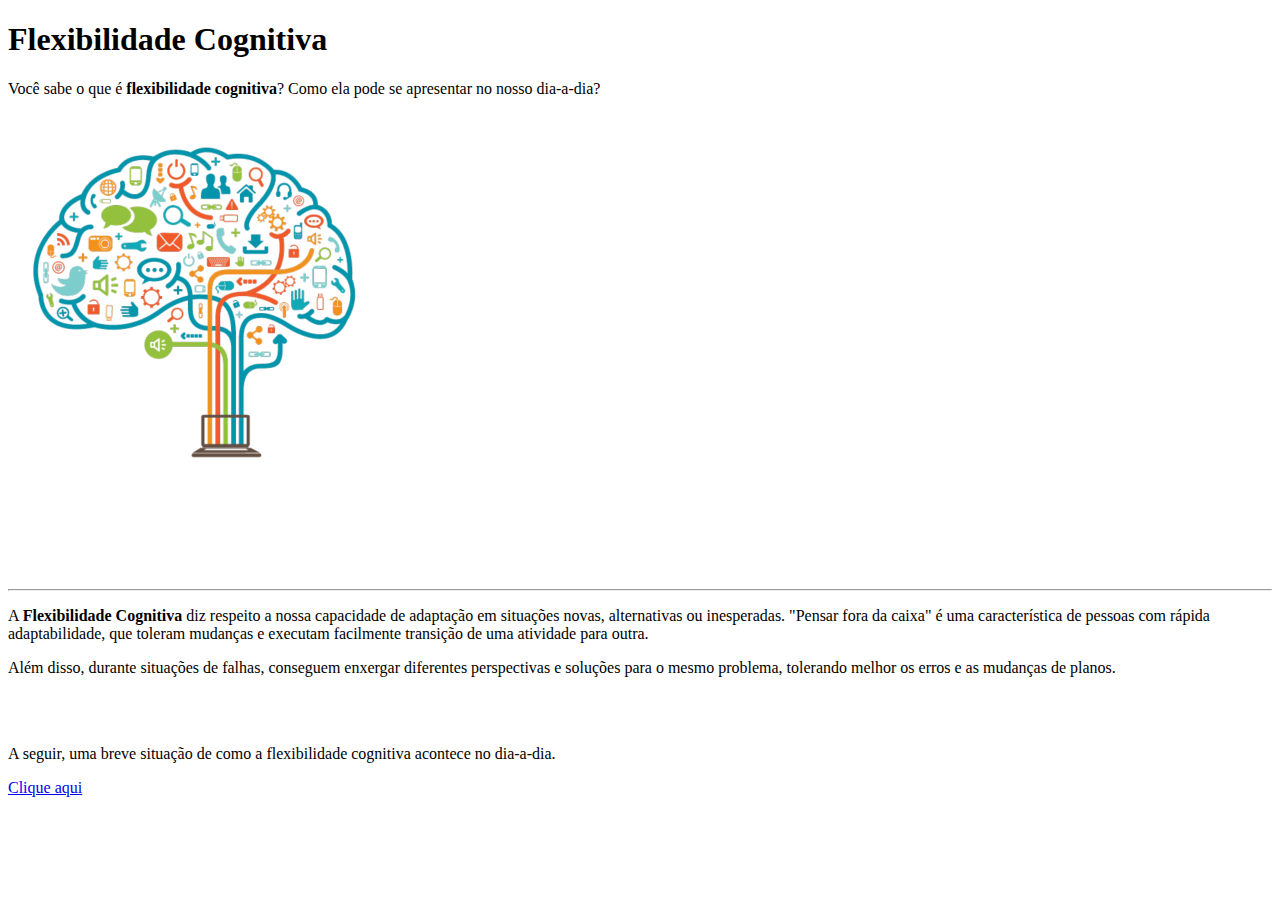
<file: index.html>
<!DOCTYPE html>
<html lang="en">
<head>
    <meta charset="UTF-8">
    <meta http-equiv="X-UA-Compatible" content="IE=edge">
    <meta name="viewport" content="width=device-width, initial-scale=1.0">
    <title>Document</title>

    <link rel="preconnect" href="https://fonts.googleapis.com">
    <link rel="preconnect" href="https://fonts.gstatic.com" crossorigin>
    <link href="https://fonts.googleapis.com/css2?family=Cormorant+Garamond&family=Great+Vibes&family=Italianno&display=swap" rel="stylesheet">

    <link href="https://cdn.jsdelivr.net/npm/bootstrap@5.2.0/dist/css/bootstrap.min.css" rel="stylesheet" integrity="sha384-gH2yIJqKdNHPEq0n4Mqa/HGKIhSkIHeL5AyhkYV8i59U5AR6csBvApHHNl/vI1Bx" crossorigin="anonymous">
    <link rel="stylesheet" href="css/style.css">
    <link rel="shortcut icon" href="css/favicon.ico" type="image/x-icon">
    
</head>
<body>
    <section class="section-inicio">
        <div class="text-inicio">
            <h1>Flexibilidade Cognitiva</h1>
            <p>Você sabe o que é <b>flexibilidade cognitiva</b>? Como ela pode se apresentar no nosso dia-a-dia?</p>
            <br>
            <img src="img/social_share_image.png" alt="">

            <!--
            <a href="carrousel.html" class="btn btn-success">Saiba mais</a>
            -->
        </div>
        <br><br><br><br><br><br>
    </section>

    <hr>

    <section class="section-inicio-text">
        <p>A <b>Flexibilidade Cognitiva</b> diz respeito a nossa capacidade de adaptação em situações novas, alternativas ou inesperadas. "Pensar fora da caixa" é uma característica de pessoas com rápida adaptabilidade, que toleram mudanças e executam facilmente transição de uma atividade para outra. </p>
        <p>Além disso, durante situações de falhas, conseguem enxergar diferentes perspectivas e soluções para o mesmo problema, tolerando melhor os erros e as mudanças de planos.</p>
        <br><br>
        <p>A seguir, uma breve situação de como a flexibilidade cognitiva acontece no dia-a-dia.</p>
        <a href="carrousel.html" class="btn btn-warning">Clique aqui</a>

        <!--
                    <div class="row">
            <div class="col-sm-6">
                <p>A Flexibilidade Cognitiva diz respeito a bla bla bla bla.</p>
            </div>

            <div class="col-sm-6">
                <p>Aqui há um exemplo de como a flexibilidade cognitiva se apresenta no cotidiano.</p>
                <a href="carrousel.html" class="btn btn-primary">Clique aqui</a>
            </div>
        </div>
        -->
    </section>

</body>
</html>
</file>
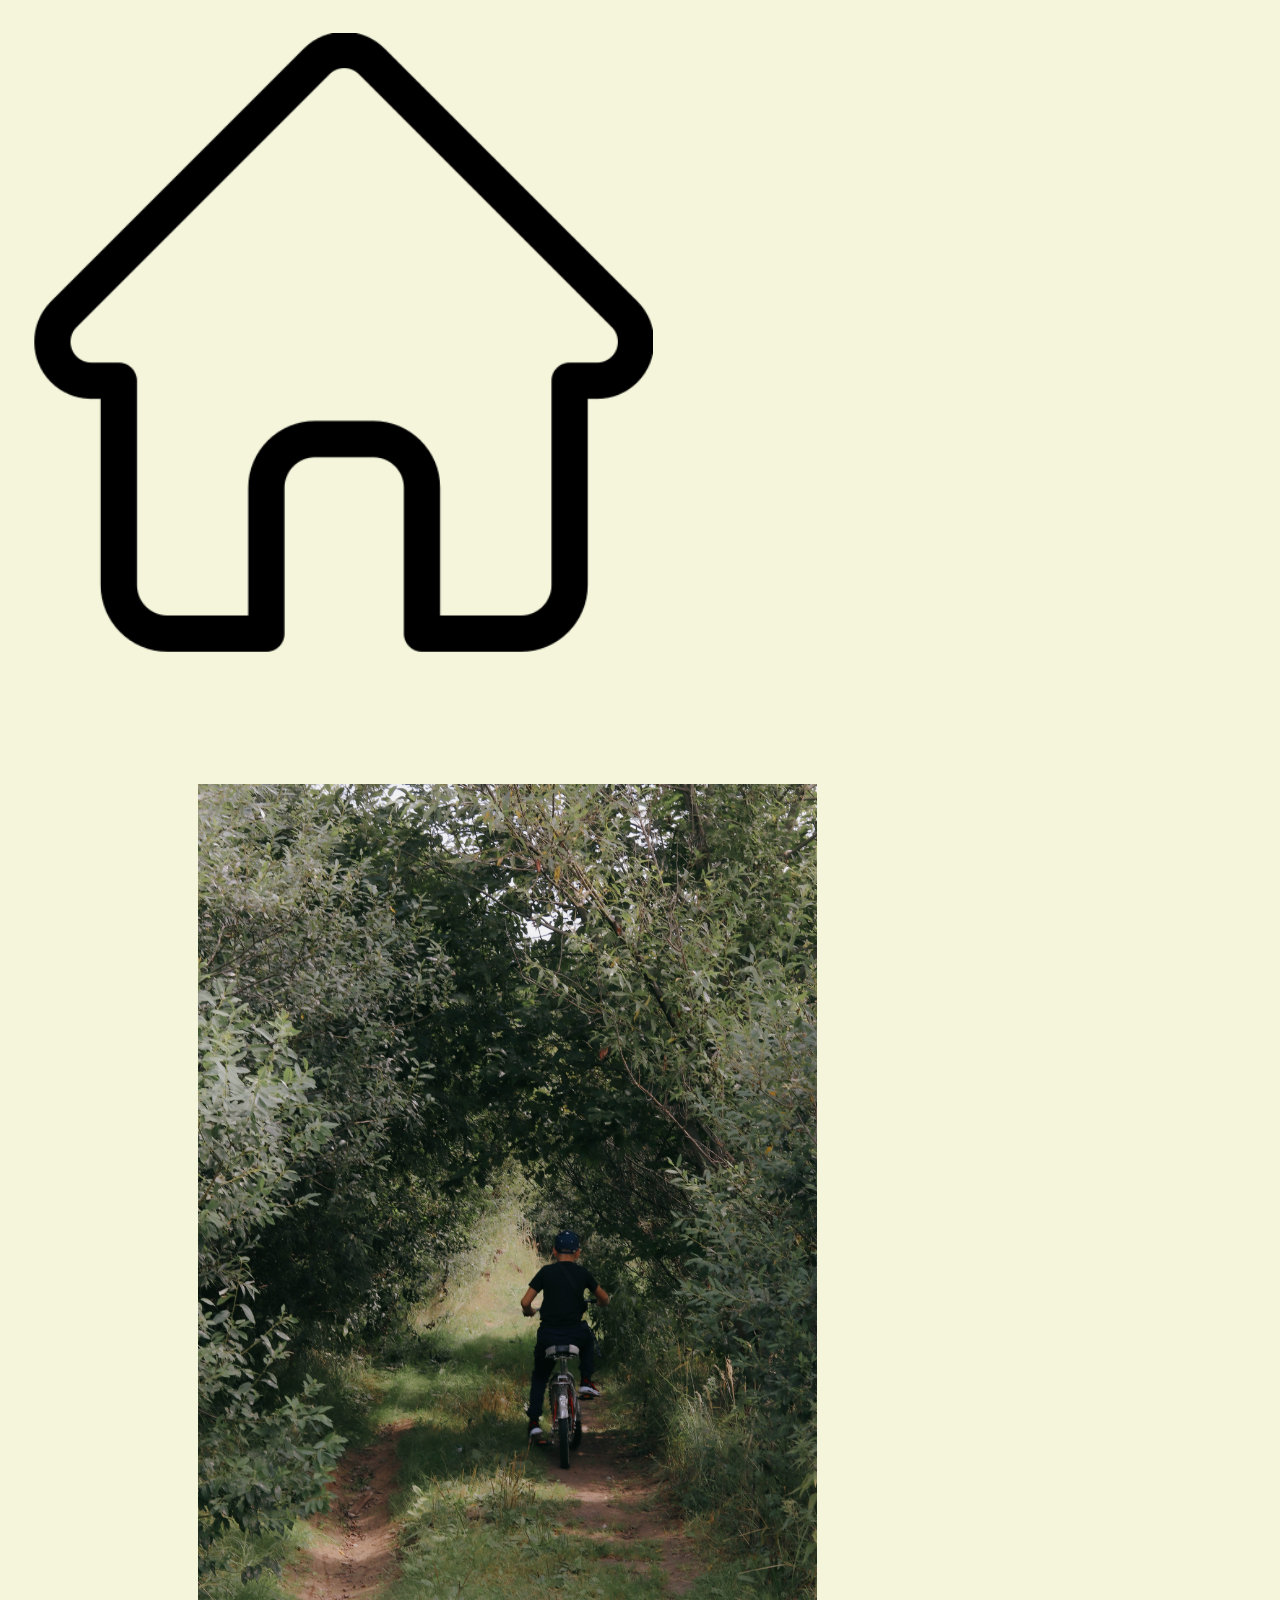
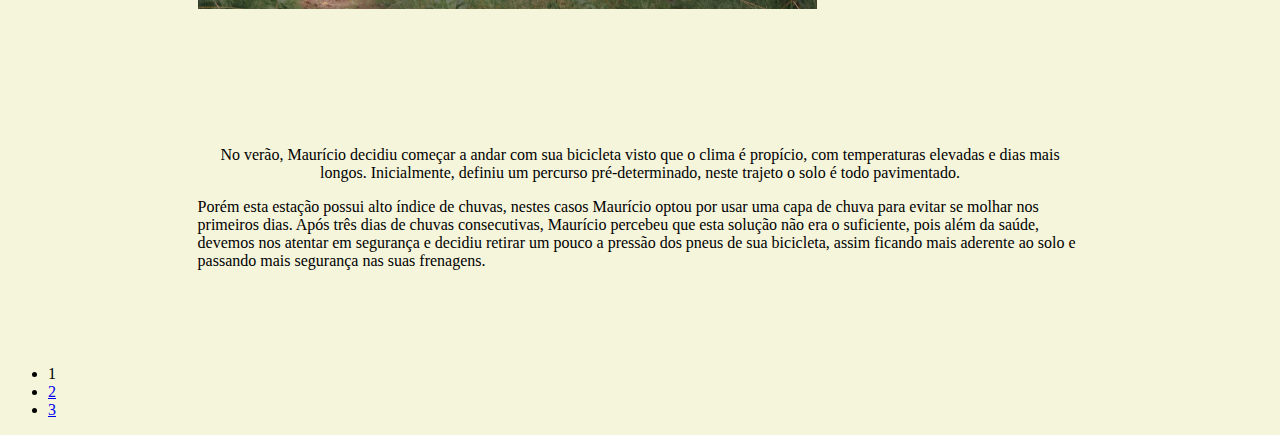
<file: carrousel.html>
<!DOCTYPE html>
<html lang="en">
<head>
    <meta charset="UTF-8">
    <meta http-equiv="X-UA-Compatible" content="IE=edge">
    <meta name="viewport" content="width=device-width, initial-scale=1.0">
    <title>Document</title>

    <link href="https://cdn.jsdelivr.net/npm/bootstrap@5.2.0/dist/css/bootstrap.min.css" rel="stylesheet" integrity="sha384-gH2yIJqKdNHPEq0n4Mqa/HGKIhSkIHeL5AyhkYV8i59U5AR6csBvApHHNl/vI1Bx" crossorigin="anonymous">
    <link rel="stylesheet" href="css/carousel.css">
    <link rel="shortcut icon" href="css/favicon.ico" type="image/x-icon">
    
</head>
<body>
  <section class="home-page-btn">
    <a href="index.html" class="btn btn-warning butao"> <img class="home-img" src="img/home.png" alt=""></a>
  </section>

  <section class="cardCarousel">
    <div id="story1">
      <div class="card text-center">
        <div class="row g-0">
          <div class="col-md-4">
            <img src="img/bikeman.jpg" class="img-fluid rounded-start" alt="...">
          </div>
          <div class="col-md-8">
            <div class="card-body">
              <br><br><br><br><br>
              <p class="card-text">No verão, Maurício decidiu começar a andar com sua bicicleta visto que o clima é propício, com temperaturas elevadas e dias mais longos. Inicialmente, definiu um percurso pré-determinado, neste trajeto o solo é todo pavimentado.</p>
              <p>Porém esta estação possui alto índice de chuvas, nestes casos Maurício optou por usar uma capa de chuva para evitar se molhar nos primeiros dias. Após três dias de chuvas consecutivas, Maurício percebeu que esta solução não era o suficiente, pois além da saúde, devemos nos atentar em segurança e decidiu retirar um pouco a pressão dos pneus de sua bicicleta, assim ficando mais aderente ao solo e passando mais segurança nas suas frenagens.</p>
            </div>
          </div>
        </div>
      </div>
    </div>
  </section>

  <section>
    <nav aria-label="...">
      <ul class="pagination pagination-sm justify-content-center">
        <li class="page-item active" aria-current="page">
          <span class="page-link">1</span>
        </li>
        <li class="page-item"><a class="page-link" href="story2.html">2</a></li>
        <li class="page-item"><a class="page-link" href="story3.html">3</a></li>
      </ul>
    </nav>
  </section>
</body>
</html>
</file>
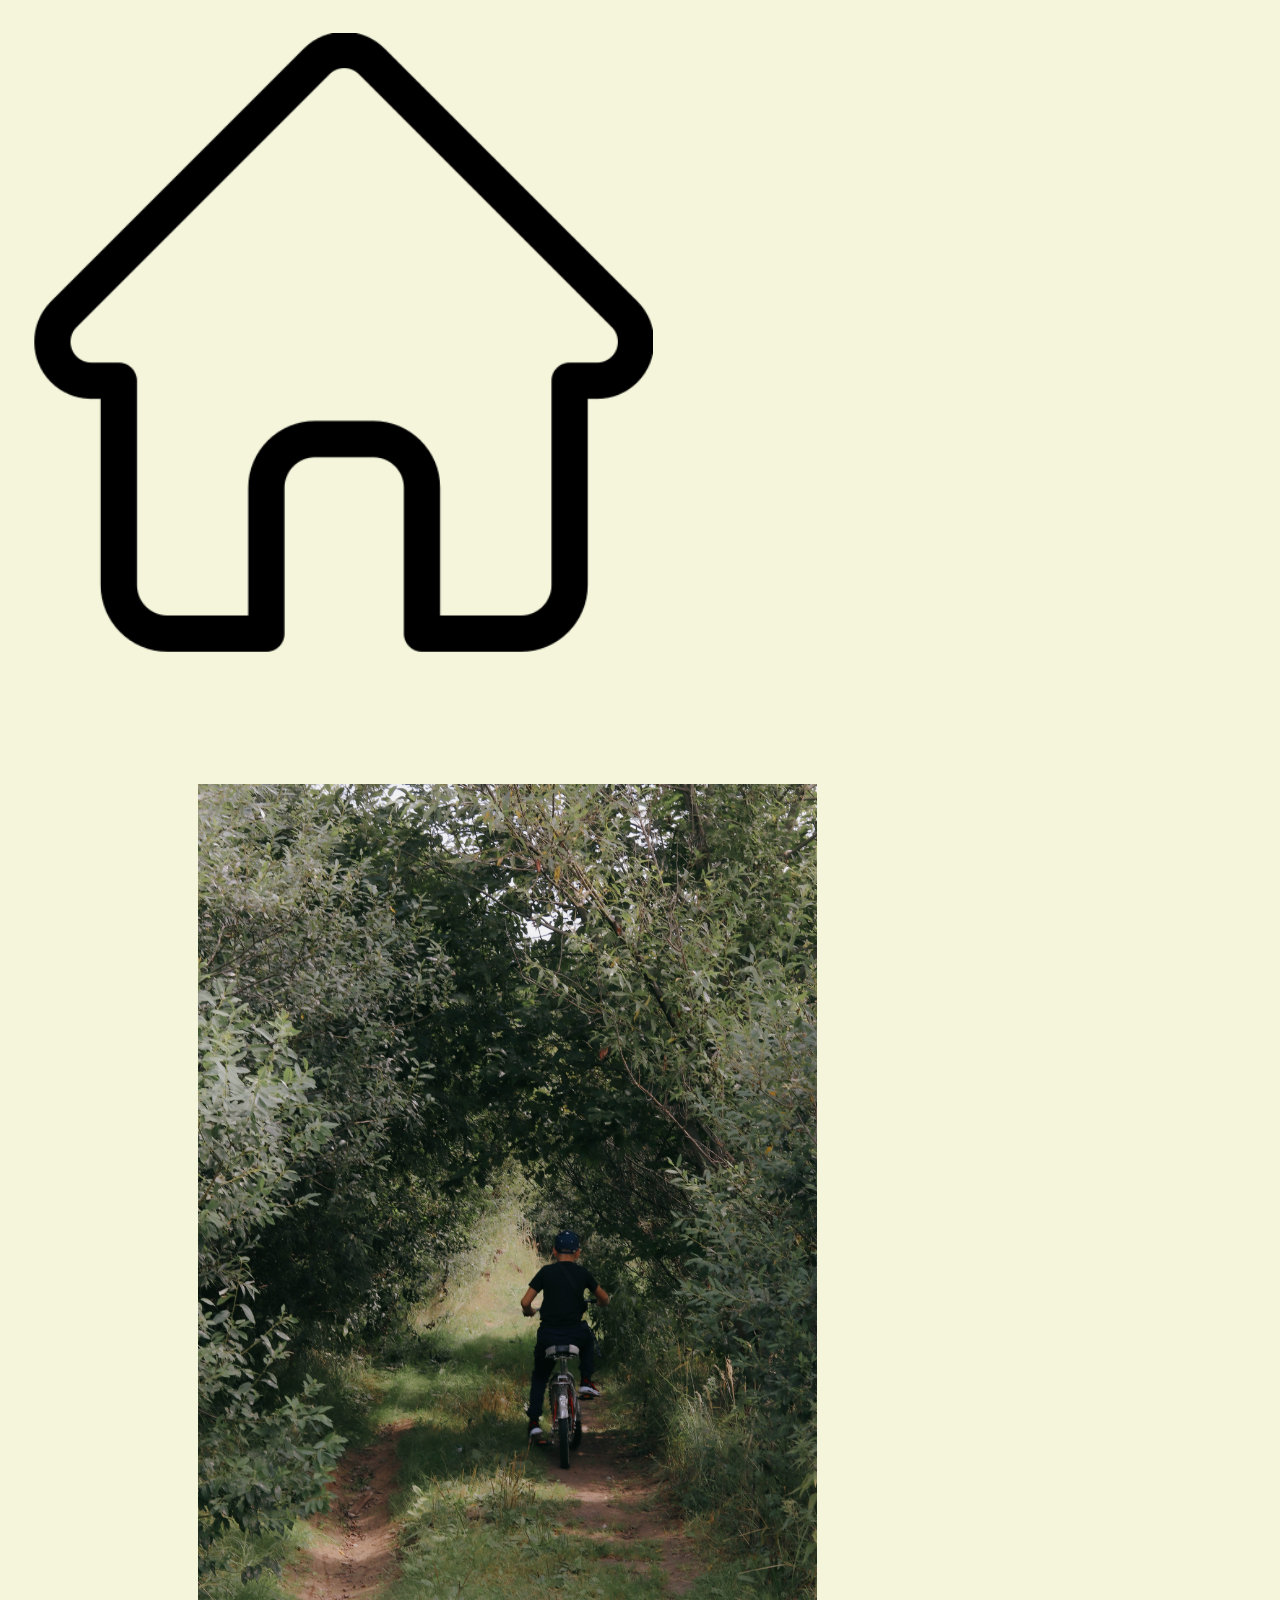
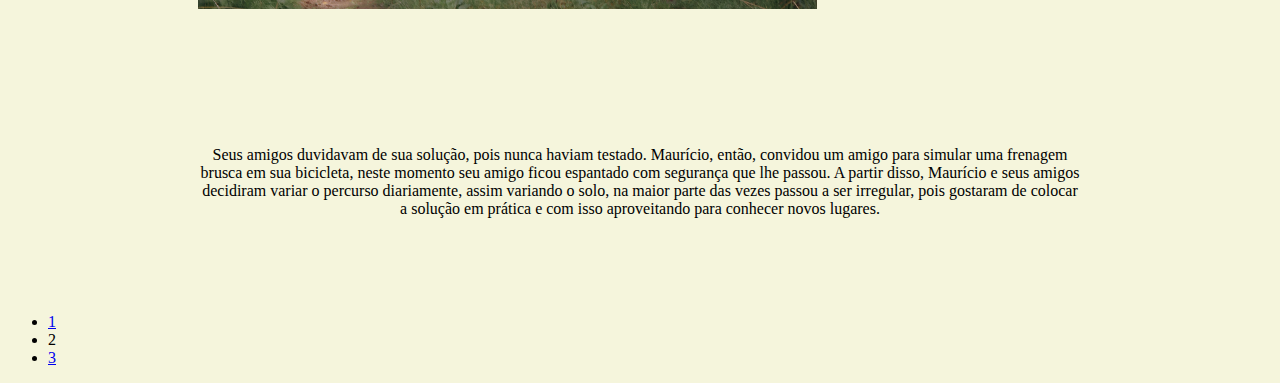
<file: story2.html>
<!DOCTYPE html>
<html lang="en">
<head>
    <meta charset="UTF-8">
    <meta http-equiv="X-UA-Compatible" content="IE=edge">
    <meta name="viewport" content="width=device-width, initial-scale=1.0">
    <title>Document</title>
    
    <link href="https://cdn.jsdelivr.net/npm/bootstrap@5.2.0/dist/css/bootstrap.min.css" rel="stylesheet" integrity="sha384-gH2yIJqKdNHPEq0n4Mqa/HGKIhSkIHeL5AyhkYV8i59U5AR6csBvApHHNl/vI1Bx" crossorigin="anonymous">
    <link rel="stylesheet" href="css/carousel.css">
    <link rel="shortcut icon" href="css/favicon.ico" type="image/x-icon">
    
</head>
<body>
    <section class="home-page-btn">
        <a href="index.html" class="btn btn-warning butao"> <img class="home-img" src="img/home.png" alt=""></a>
    </section>

  <section class="cardCarousel">
    <div id="story1">
        <div class="card text-center">
        <div class="row g-0">
          <div class="col-md-4">
            <img src="img/bikeman.jpg" class="img-fluid rounded-start" alt="...">
          </div>
          <div class="col-md-8">
            <div class="card-body">
                <br><br><br><br><br>
              <p class="card-text">Seus amigos duvidavam de sua solução, pois nunca haviam testado. Maurício, então, convidou um amigo para simular uma frenagem brusca em sua bicicleta, neste momento seu amigo ficou espantado com segurança que lhe passou. A partir disso, Maurício e seus amigos decidiram variar o percurso diariamente, assim variando o solo, na maior parte das vezes passou a ser irregular, pois gostaram de colocar a solução em prática e com isso aproveitando para conhecer novos lugares.</p>
            </div>
          </div>
        </div>
      </div>
    </div>
  </section>

  <section>
    <nav aria-label="...">
        <ul class="pagination pagination-sm justify-content-center">
          <li class="page-item"><a class="page-link" href="carrousel.html">1</a></li>
          <li class="page-item active" aria-current="page">
            <span class="page-link">2</span>
          </li>
          <li class="page-item"><a class="page-link" href="story3.html">3</a></li>
        </ul>
      </nav>
  </section>
</body>
</html>
</file>
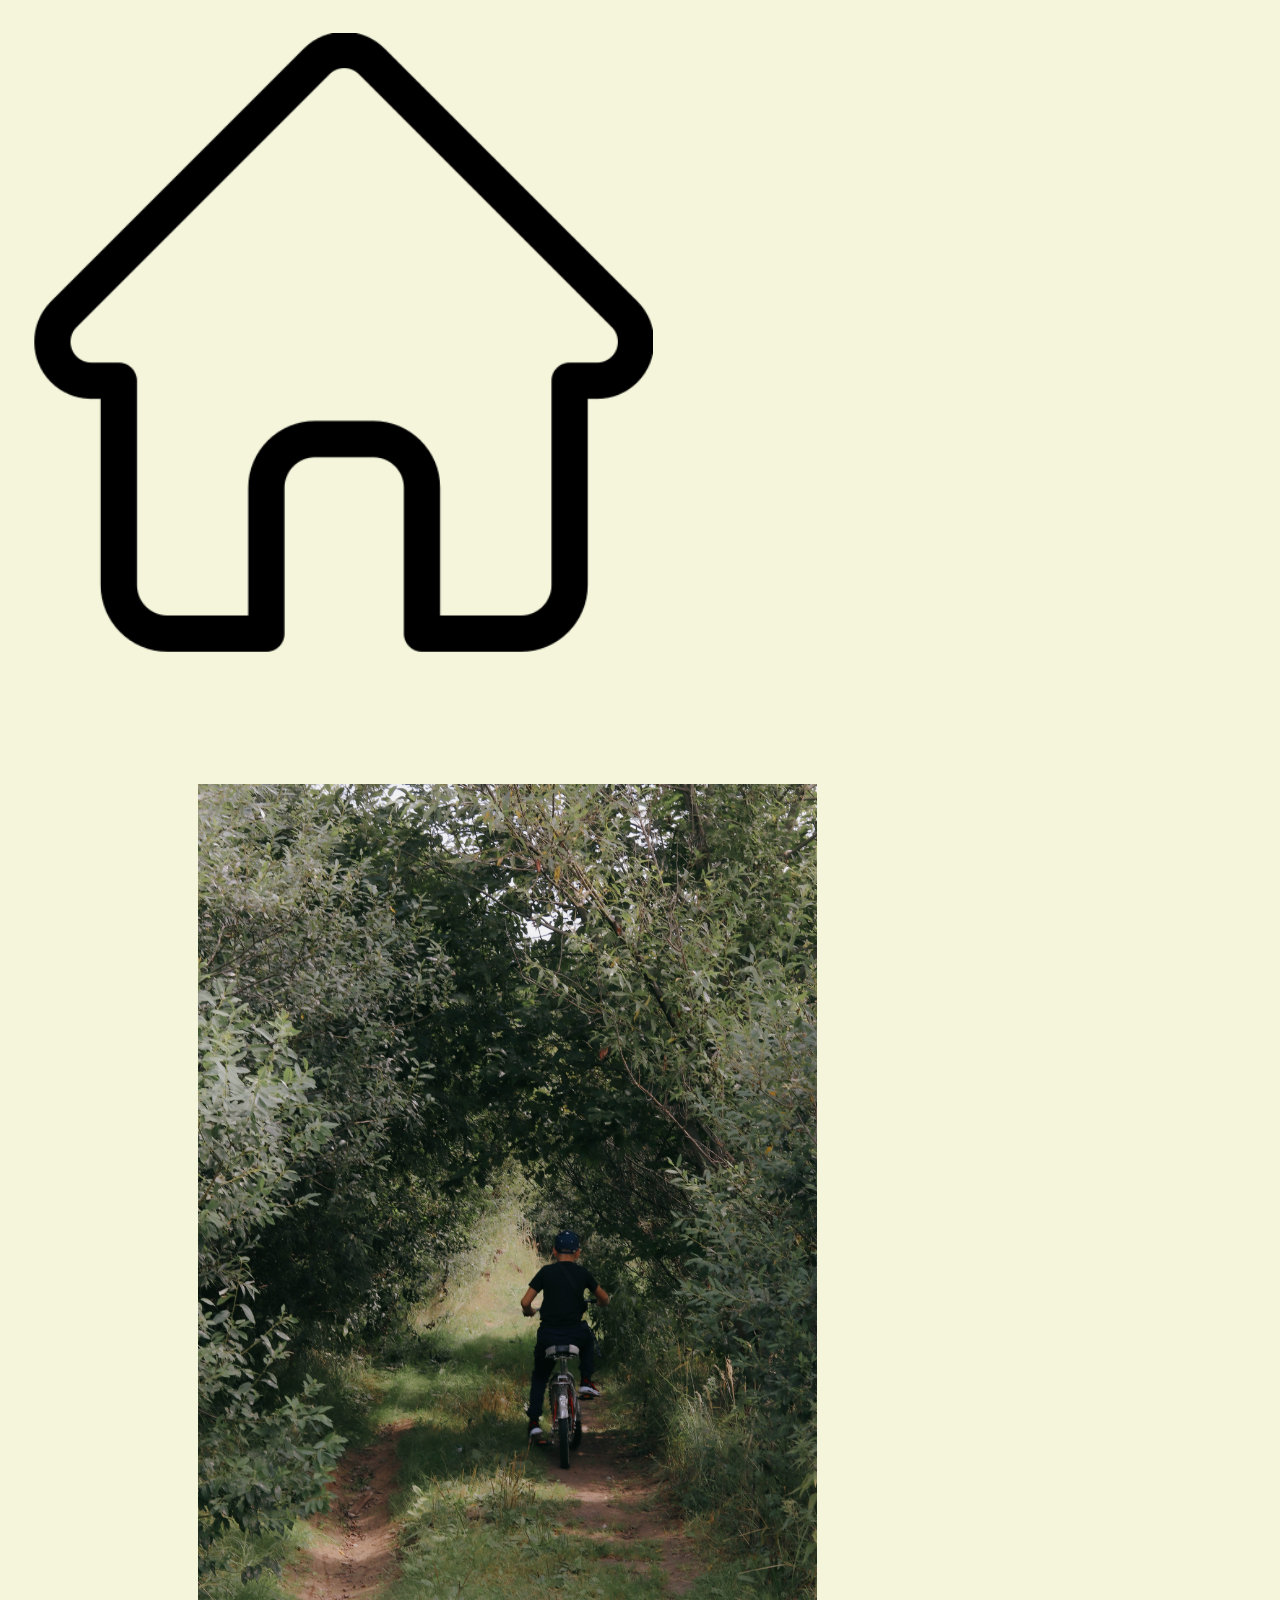
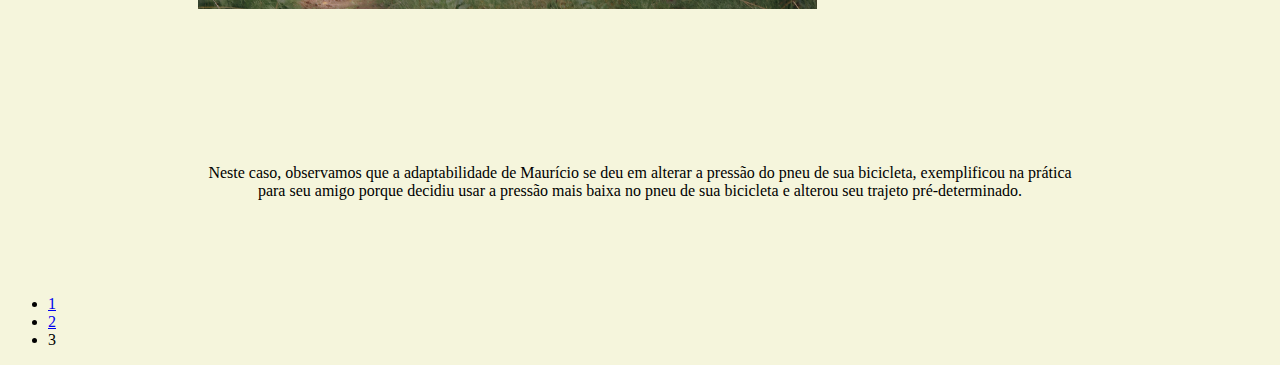
<file: story3.html>
<!DOCTYPE html>
<html lang="en">
<head>
    <meta charset="UTF-8">
    <meta http-equiv="X-UA-Compatible" content="IE=edge">
    <meta name="viewport" content="width=device-width, initial-scale=1.0">
    <title>Document</title>
    
    <link href="https://cdn.jsdelivr.net/npm/bootstrap@5.2.0/dist/css/bootstrap.min.css" rel="stylesheet" integrity="sha384-gH2yIJqKdNHPEq0n4Mqa/HGKIhSkIHeL5AyhkYV8i59U5AR6csBvApHHNl/vI1Bx" crossorigin="anonymous">
    <link rel="stylesheet" href="css/carousel.css">
    <link rel="shortcut icon" href="css/favicon.ico" type="image/x-icon">
    
</head>
<body>
    <section class="home-page-btn">
        <a href="index.html" class="btn btn-warning butao"> <img class="home-img" src="img/home.png" alt=""></a>
    </section>

    <section class="cardCarousel">
    <div id="story1">
        <div class="card text-center">
        <div class="row g-0">
          <div class="col-md-4">
            <img src="img/bikeman.jpg" class="img-fluid rounded-start" alt="...">
          </div>
          <div class="col-md-8">
            <div class="card-body">
                <br><br><br><br><br><br>
              <p class="card-text">Neste caso, observamos que a adaptabilidade de Maurício se deu em alterar a pressão do pneu de sua bicicleta, exemplificou na prática para seu amigo porque decidiu usar a pressão mais baixa no pneu de sua bicicleta e alterou seu trajeto pré-determinado.</p>
            </div>
          </div>
        </div>
      </div>
    </div>
  </section>

  <section>
    <nav aria-label="...">
        <ul class="pagination pagination-sm justify-content-center">
          <li class="page-item"><a class="page-link" href="carrousel.html">1</a></li>
          <li class="page-item"><a class="page-link" href="story2.html">2</a></li>
          <li class="page-item active" aria-current="page">
            <span class="page-link">3</span>
          </li>
        </ul>
      </nav>
  </section>
</body>
</html>
</file>
<file: css/style.css>

</file>
<file: css/carousel.css>
body{
    background-color: beige;
}

img{
    width: 20%;
}
/*
.imagem-cerebro{
    padding: 15% 0% 15% 20%;
}

.text-inicio{
    padding: 35% 20% 15% 0%;
}
*/

.section-inicio{
    padding-top: 5%;
}

.carrossel-story{
    padding: 10% 15%;
}

.cardCarousel{
    padding: 8% 15% 5% 15%;
}

.img-fluid{
    width: 70%;
    padding: 3% 0%;
}

.card-text{
    padding: auto;
    text-align: center;
}

.home-img{
    width: 50%;
}

.butao{
    width: 3%;
}

.home-page-btn{
    padding: 2% 0% 0% 2%;
}
</file>
